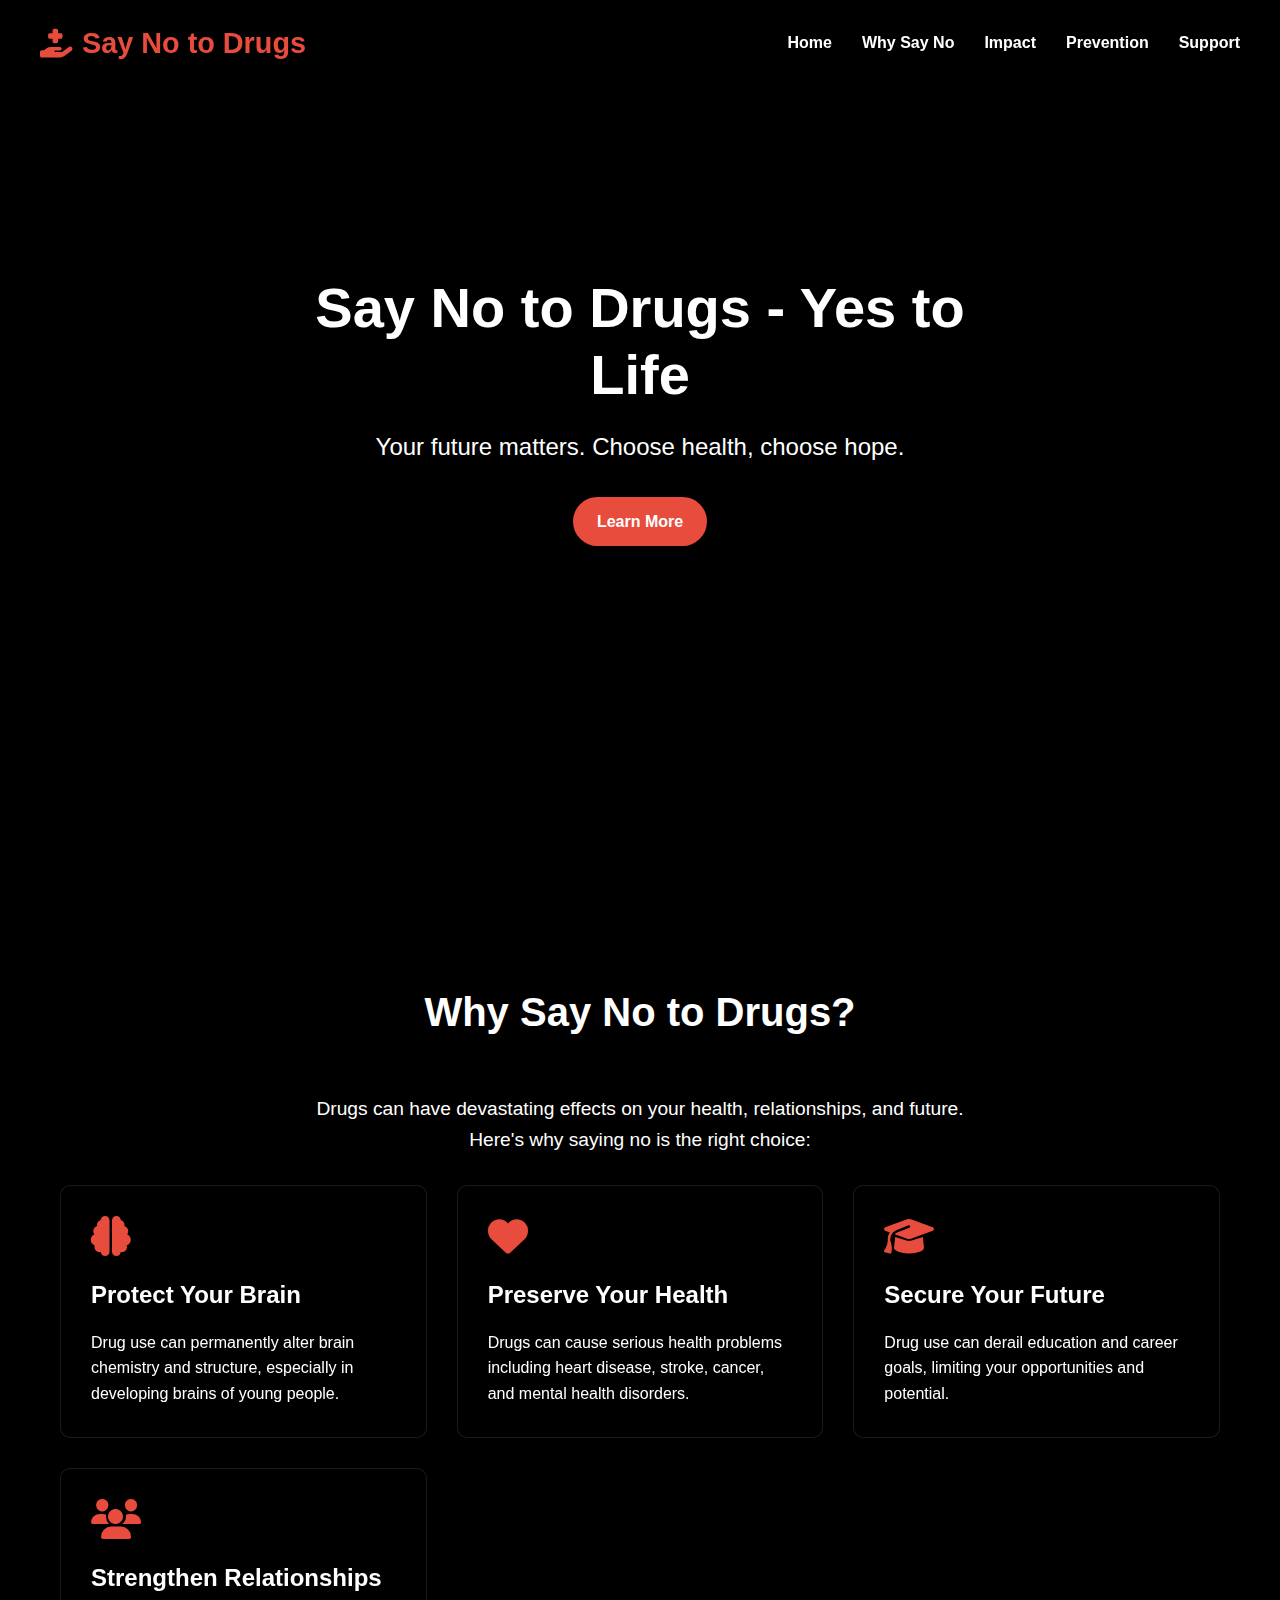
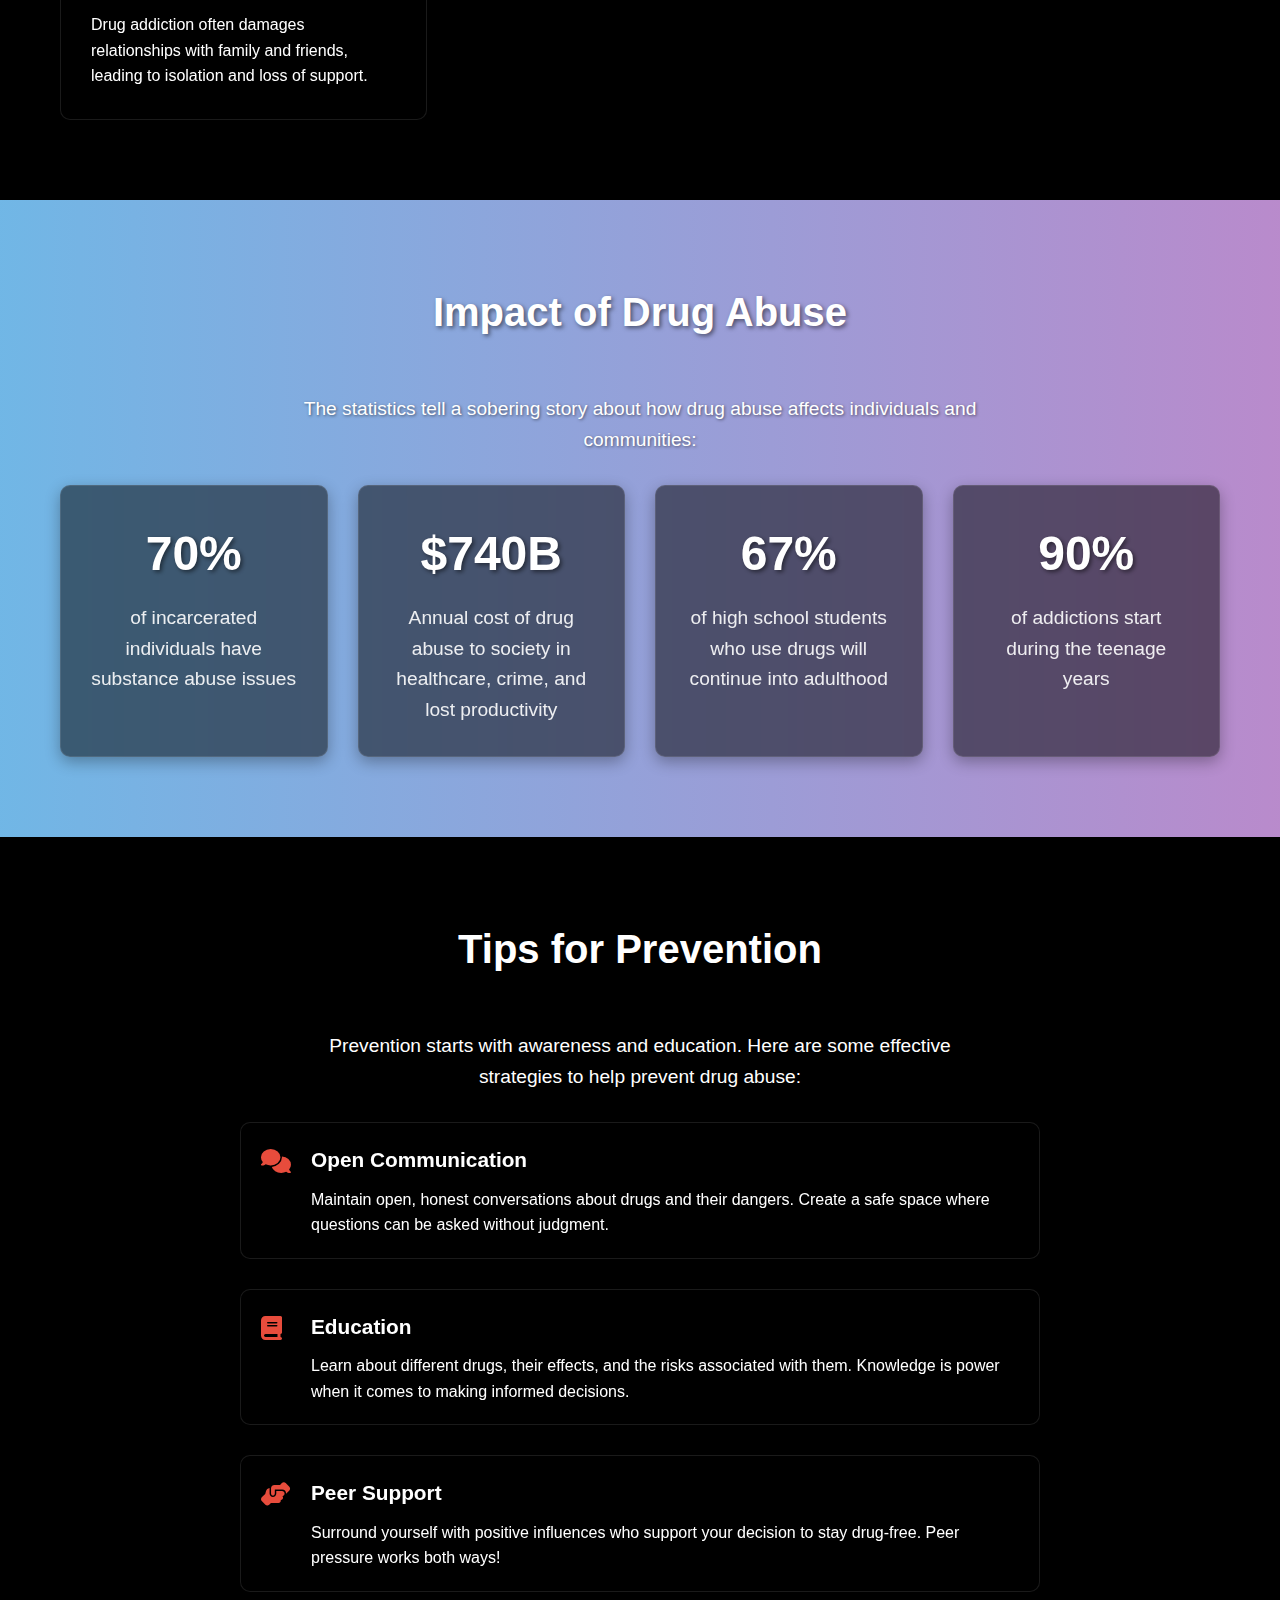
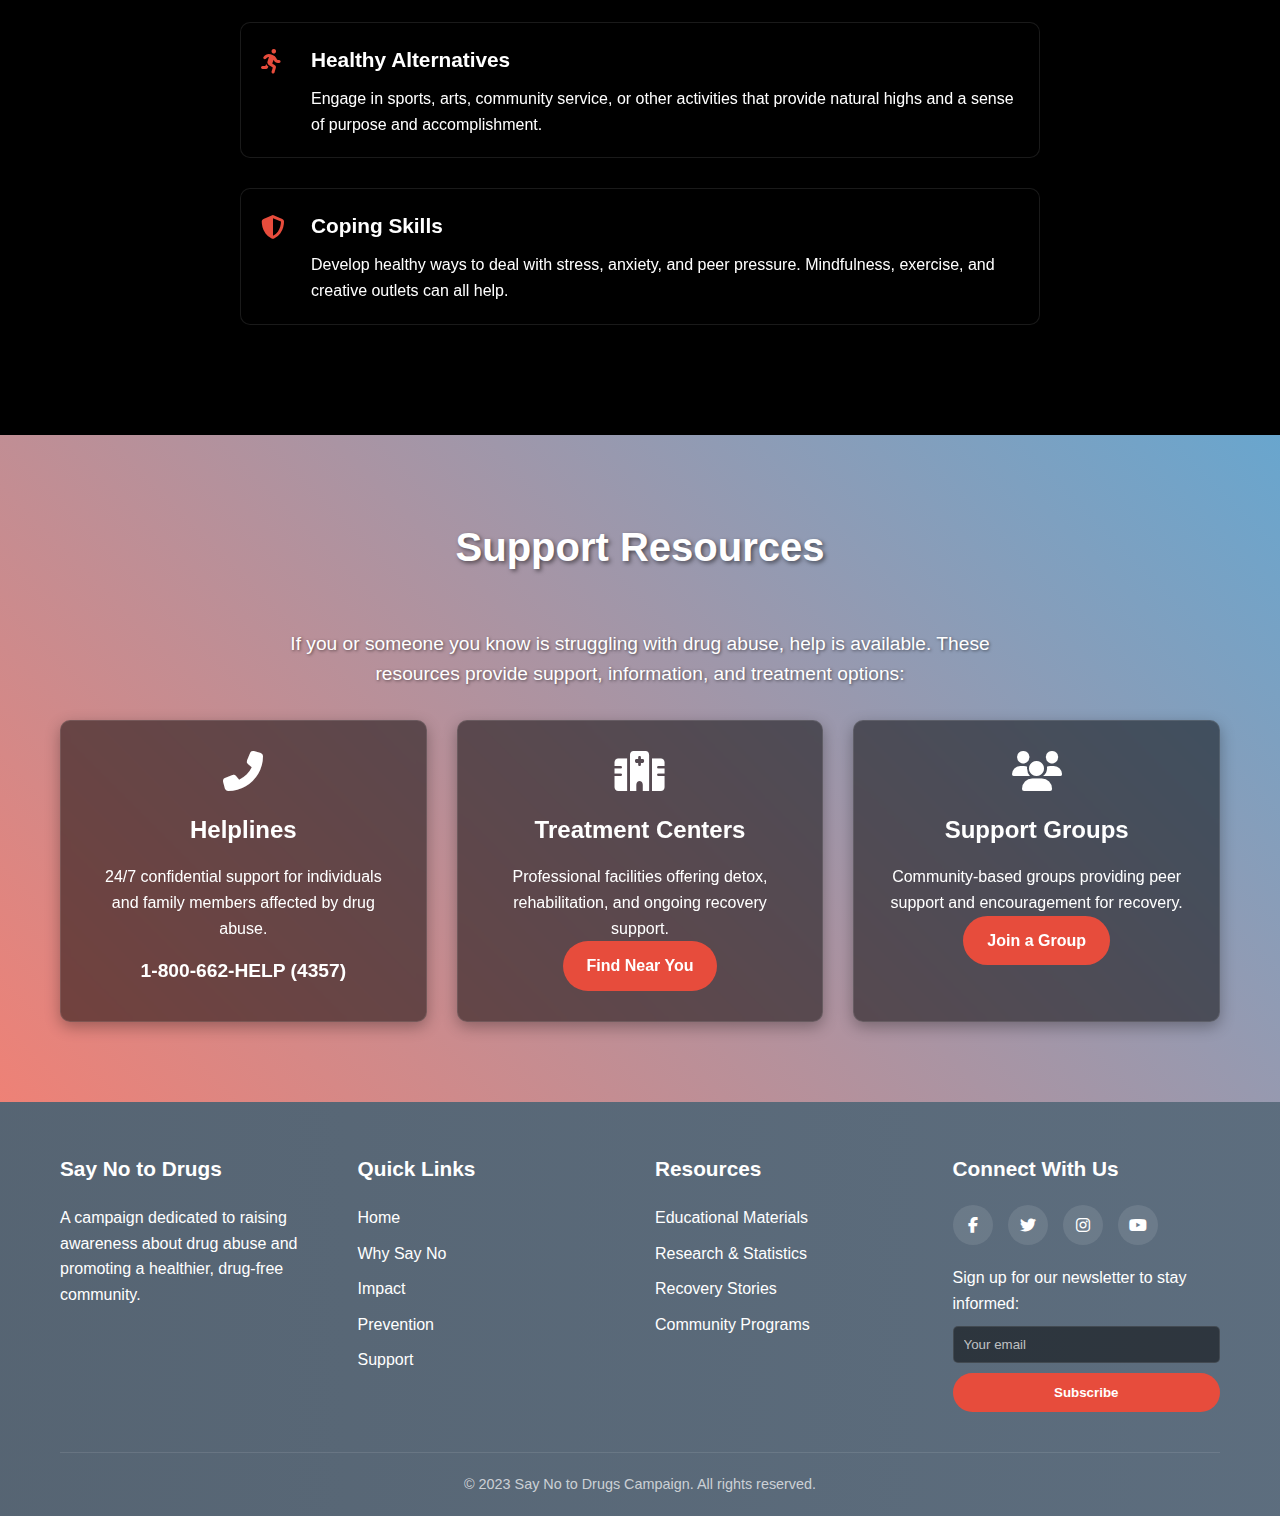
<file: index.html>
<!DOCTYPE html>
<html lang="en">

<head>
    <meta charset="UTF-8">
    <meta name="viewport" content="width=device-width, initial-scale=1.0">
    <title>Say No to Drugs Campaign</title>
    <link rel="stylesheet" href="https://cdnjs.cloudflare.com/ajax/libs/font-awesome/6.4.0/css/all.min.css">
    <style>
        /* Reset and base styles */
        * {
            margin: 0;
            padding: 0;
            box-sizing: border-box;
        }

        body {
            font-family: 'Segoe UI', Tahoma, Geneva, Verdana, sans-serif;
            line-height: 1.6;
            color: #fff;
            /* background-image: url('https://source.unsplash.com/random/1600x900/?abstract,dark'); */
            background-attachment: fixed;
            background-size: cover;
        }

        a {
            text-decoration: none;
            color: inherit;
        }

        ul {
            list-style: none;
        }

        .container {
            width: 100%;
            max-width: 1200px;
            margin: 0 auto;
            padding: 0 20px;
            position: relative;
            z-index: 2;
        }

        .btn {
            display: inline-block;
            background-color: #e74c3c;
            color: white;
            padding: 12px 24px;
            border-radius: 30px;
            font-weight: 600;
            transition: all 0.3s ease;
            border: none;
            cursor: pointer;
        }

        .btn:hover {
            background-color: #c0392b;
            transform: translateY(-2px);
        }

        section {
            padding: 80px 0;
            position: relative;
            background-size: cover;
            background-position: center;
            background-attachment: fixed;
        }

        .section-title {
            text-align: center;
            margin-bottom: 50px;
            font-size: 2.5rem;
            font-weight: 700;
            color: #ffffff;
            position: relative;
            text-shadow: 2px 2px 4px rgba(0, 0, 0, 0.5);
        }

        .section-subtitle {
            text-align: center;
            margin-bottom: 30px;
            font-size: 1.2rem;
            color: #ffffff;
            max-width: 700px;
            margin-left: auto;
            margin-right: auto;
            position: relative;
            text-shadow: 1px 1px 3px rgba(0, 0, 0, 0.5);
        }

        /* Background overlay */
        .bg-overlay {
            position: absolute;
            top: 0;
            left: 0;
            width: 100%;
            height: 100%;
            background-color: black;
            z-index: 1;
        }

        /* Header styles */
        header {
            background-color: transparent;
            position: fixed;
            width: 100%;
            top: 0;
            z-index: 1000;
            transition: background-color 0.3s ease;
        }

        header.scrolled {
            background-color: rgba(0, 0, 0, 0.8);
            box-shadow: 0 2px 10px rgba(0, 0, 0, 0.1);
        }

        .header-container {
            display: flex;
            justify-content: space-between;
            align-items: center;
            padding: 20px 0;
        }

        .logo {
            font-size: 1.8rem;
            font-weight: 700;
            color: #e74c3c;
            display: flex;
            align-items: center;
        }

        .logo i {
            margin-right: 10px;
        }

        .nav-links {
            display: flex;
        }

        .nav-links li {
            margin-left: 30px;
        }

        .nav-links a {
            font-weight: 600;
            transition: color 0.3s ease;
            color: white;
        }

        .nav-links a:hover {
            color: #e74c3c;
        }

        .mobile-menu-btn {
            display: none;
            background: none;
            border: none;
            font-size: 1.5rem;
            cursor: pointer;
            color: white;
        }

        /* Hero section */
        .hero {
            background-image: url('https://source.unsplash.com/random/1600x900/?drugs,prevention');
            height: 100vh;
            display: flex;
            align-items: center;
            text-align: center;
            color: white;
            margin-top: 0;
            padding-top: 0;
            position: relative;
        }

        .hero-content {
            max-width: 800px;
            margin: 0 auto;
            position: relative;
            z-index: 2;
        }

        .hero-title {
            font-size: 3.5rem;
            font-weight: 800;
            margin-bottom: 20px;
            line-height: 1.2;
            text-shadow: 2px 2px 4px rgba(0, 0, 0, 0.7);
        }

        .hero-subtitle {
            font-size: 1.5rem;
            margin-bottom: 30px;
            font-weight: 400;
            text-shadow: 1px 1px 3px rgba(0, 0, 0, 0.7);
        }

        /* Why Say No section */
        .why-say-no {
            background-image: url('https://source.unsplash.com/random/1600x900/?youth,health');
            position: relative;
            color: white;
        }

        .reasons-grid {
            display: grid;
            grid-template-columns: repeat(auto-fit, minmax(300px, 1fr));
            gap: 30px;
            position: relative;
            z-index: 2;
        }

        .reason-card {
            background-color: rgba(0, 0, 0, 0.5);
            backdrop-filter: blur(10px);
            border-radius: 10px;
            padding: 30px;
            box-shadow: 0 5px 15px rgba(0, 0, 0, 0.3);
            transition: transform 0.3s ease;
            border: 1px solid rgba(255, 255, 255, 0.1);
        }

        .reason-card:hover {
            transform: translateY(-10px);
            background-color: rgba(0, 0, 0, 0.6);
        }

        .reason-card i {
            font-size: 2.5rem;
            color: #e74c3c;
            margin-bottom: 20px;
        }

        .reason-card h3 {
            font-size: 1.5rem;
            margin-bottom: 15px;
            font-weight: 600;
        }

        /* Impact section */
        .impact {
            background-image: url('https://source.unsplash.com/random/1600x900/?addiction,statistics');
            color: white;
        }

        .impact .bg-overlay {
            background: linear-gradient(to right, rgba(52, 152, 219, 0.7), rgba(155, 89, 182, 0.7));
        }

        .stats-container {
            display: grid;
            grid-template-columns: repeat(auto-fit, minmax(250px, 1fr));
            gap: 30px;
            text-align: center;
            position: relative;
            z-index: 2;
        }

        .stat-item {
            background-color: rgba(0, 0, 0, 0.5);
            backdrop-filter: blur(5px);
            padding: 30px;
            border-radius: 10px;
            box-shadow: 0 5px 15px rgba(0, 0, 0, 0.3);
            border: 1px solid rgba(255, 255, 255, 0.1);
        }

        .stat-number {
            font-size: 3rem;
            font-weight: 700;
            color: #ffffff;
            margin-bottom: 10px;
            text-shadow: 2px 2px 4px rgba(0, 0, 0, 0.5);
        }

        .stat-label {
            font-size: 1.2rem;
            color: rgba(255, 255, 255, 0.9);
        }

        /* Prevention section */
        .prevention {
            background-image: url('https://source.unsplash.com/random/1600x900/?prevention,education');
            color: white;
        }

        .tips-container {
            max-width: 800px;
            margin: 0 auto;
            position: relative;
            z-index: 2;
        }

        .tip-item {
            display: flex;
            margin-bottom: 30px;
            align-items: flex-start;
            background-color: rgba(0, 0, 0, 0.5);
            backdrop-filter: blur(5px);
            border-radius: 10px;
            padding: 20px;
            border: 1px solid rgba(255, 255, 255, 0.1);
        }

        .tip-icon {
            font-size: 1.5rem;
            color: #e74c3c;
            margin-right: 20px;
            min-width: 30px;
        }

        .tip-content h3 {
            font-size: 1.3rem;
            margin-bottom: 10px;
            font-weight: 600;
        }

        /* Support section */
        .support {
            background-image: url('https://source.unsplash.com/random/1600x900/?support,help');
            color: white;
        }

        .support .bg-overlay {
            background: linear-gradient(45deg, rgba(231, 76, 60, 0.7), rgba(41, 128, 185, 0.7));
        }

        .support-options {
            display: grid;
            grid-template-columns: repeat(auto-fit, minmax(300px, 1fr));
            gap: 30px;
            position: relative;
            z-index: 2;
        }

        .support-card {
            background-color: rgba(0, 0, 0, 0.5);
            backdrop-filter: blur(5px);
            border-radius: 10px;
            padding: 30px;
            box-shadow: 0 5px 15px rgba(0, 0, 0, 0.3);
            text-align: center;
            border: 1px solid rgba(255, 255, 255, 0.1);
        }

        .support-card i {
            font-size: 2.5rem;
            color: #ffffff;
            margin-bottom: 20px;
        }

        .support-card h3 {
            font-size: 1.5rem;
            margin-bottom: 15px;
            font-weight: 600;
        }

        .support-card .contact {
            font-weight: 700;
            color: #ffffff;
            font-size: 1.2rem;
            margin-top: 15px;
        }

        /* Footer */
        footer {
            background-image: url('https://source.unsplash.com/random/1600x900/?community');
            color: white;
            padding: 50px 0 20px;
            position: relative;
        }

        footer .bg-overlay {
            background: linear-gradient(to right, rgba(44, 62, 80, 0.8), rgba(52, 73, 94, 0.8));
        }

        .footer-content {
            display: grid;
            grid-template-columns: repeat(auto-fit, minmax(250px, 1fr));
            gap: 30px;
            margin-bottom: 40px;
            position: relative;
            z-index: 2;
        }

        .footer-column h3 {
            font-size: 1.3rem;
            margin-bottom: 20px;
            font-weight: 600;
        }

        .footer-column ul li {
            margin-bottom: 10px;
        }

        .footer-column ul li a:hover {
            color: #e74c3c;
        }

        .social-links {
            display: flex;
            gap: 15px;
        }

        .social-links a {
            display: inline-block;
            width: 40px;
            height: 40px;
            background-color: rgba(255, 255, 255, 0.1);
            border-radius: 50%;
            display: flex;
            align-items: center;
            justify-content: center;
            transition: all 0.3s ease;
        }

        .social-links a:hover {
            background-color: #e74c3c;
            transform: translateY(-5px);
        }

        .copyright {
            text-align: center;
            padding-top: 20px;
            border-top: 1px solid rgba(255, 255, 255, 0.1);
            font-size: 0.9rem;
            color: rgba(255, 255, 255, 0.7);
            position: relative;
            z-index: 2;
        }

        /* Form input styling */
        input[type="email"] {
            padding: 10px;
            width: 100%;
            border-radius: 5px;
            border: none;
            margin-bottom: 10px;
            background: rgba(0, 0, 0, 0.5);
            color: white;
            border: 1px solid rgba(255, 255, 255, 0.1);
        }

        input[type="email"]::placeholder {
            color: rgba(255, 255, 255, 0.7);
        }

        /* Responsive styles */
        @media (max-width: 768px) {
            .section-title {
                font-size: 2rem;
            }

            .hero-title {
                font-size: 2.5rem;
            }

            .hero-subtitle {
                font-size: 1.2rem;
            }

            .mobile-menu-btn {
                display: block;
            }

            .nav-links {
                position: absolute;
                top: 100%;
                left: 0;
                width: 100%;
                background-color: rgba(0, 0, 0, 0.9);
                flex-direction: column;
                align-items: center;
                padding: 20px 0;
                box-shadow: 0 5px 10px rgba(0, 0, 0, 0.1);
                transform: translateY(-150%);
                transition: transform 0.3s ease;
            }

            .nav-links.active {
                transform: translateY(0);
            }

            .nav-links li {
                margin: 15px 0;
            }
        }

        @media (max-width: 576px) {
            section {
                padding: 60px 0;
            }

            .hero-title {
                font-size: 2rem;
            }

            .section-title {
                font-size: 1.8rem;
            }
        }
    </style>
</head>

<body>
    <!-- Header -->
    <header>
        <div class="container header-container">
            <a href="#" class="logo">
                <i class="fas fa-hand-holding-medical"></i>
                <span>Say No to Drugs</span>
            </a>

            <button class="mobile-menu-btn" id="mobileMenuBtn">
                <i class="fas fa-bars"></i>
            </button>

            <ul class="nav-links" id="navLinks">
                <li><a href="#home">Home</a></li>
                <li><a href="#why">Why Say No</a></li>
                <li><a href="#impact">Impact</a></li>
                <li><a href="#prevention">Prevention</a></li>
                <li><a href="#support">Support</a></li>
            </ul>
        </div>
    </header>

    <!-- Hero Section -->
    <section class="hero" id="home">
        <div class="bg-overlay"></div>
        <div class="container hero-content">
            <h1 class="hero-title">Say No to Drugs - Yes to Life</h1>
            <p class="hero-subtitle">Your future matters. Choose health, choose hope.</p>
            <a href="#why" class="btn">Learn More</a>
        </div>
    </section>

    <!-- Why Say No Section -->
    <section class="why-say-no" id="why">
        <div class="bg-overlay"></div>
        <div class="container">
            <h2 class="section-title">Why Say No to Drugs?</h2>
            <p class="section-subtitle">Drugs can have devastating effects on your health, relationships, and future.
                Here's why saying no is the right choice:</p>

            <div class="reasons-grid">
                <div class="reason-card">
                    <i class="fas fa-brain"></i>
                    <h3>Protect Your Brain</h3>
                    <p>Drug use can permanently alter brain chemistry and structure, especially in developing brains of
                        young people.</p>
                </div>

                <div class="reason-card">
                    <i class="fas fa-heart"></i>
                    <h3>Preserve Your Health</h3>
                    <p>Drugs can cause serious health problems including heart disease, stroke, cancer, and mental
                        health disorders.</p>
                </div>

                <div class="reason-card">
                    <i class="fas fa-graduation-cap"></i>
                    <h3>Secure Your Future</h3>
                    <p>Drug use can derail education and career goals, limiting your opportunities and potential.</p>
                </div>

                <div class="reason-card">
                    <i class="fas fa-users"></i>
                    <h3>Strengthen Relationships</h3>
                    <p>Drug addiction often damages relationships with family and friends, leading to isolation and loss
                        of support.</p>
                </div>
            </div>
        </div>
    </section>

    <!-- Impact Section -->
    <section class="impact" id="impact">
        <div class="bg-overlay"></div>
        <div class="container">
            <h2 class="section-title">Impact of Drug Abuse</h2>
            <p class="section-subtitle">The statistics tell a sobering story about how drug abuse affects individuals
                and communities:</p>

            <div class="stats-container">
                <div class="stat-item">
                    <div class="stat-number">70%</div>
                    <p class="stat-label">of incarcerated individuals have substance abuse issues</p>
                </div>

                <div class="stat-item">
                    <div class="stat-number">$740B</div>
                    <p class="stat-label">Annual cost of drug abuse to society in healthcare, crime, and lost
                        productivity</p>
                </div>

                <div class="stat-item">
                    <div class="stat-number">67%</div>
                    <p class="stat-label">of high school students who use drugs will continue into adulthood</p>
                </div>

                <div class="stat-item">
                    <div class="stat-number">90%</div>
                    <p class="stat-label">of addictions start during the teenage years</p>
                </div>
            </div>
        </div>
    </section>

    <!-- Prevention Section -->
    <section class="prevention" id="prevention">
        <div class="bg-overlay"></div>
        <div class="container">
            <h2 class="section-title">Tips for Prevention</h2>
            <p class="section-subtitle">Prevention starts with awareness and education. Here are some effective
                strategies to help prevent drug abuse:</p>

            <div class="tips-container">
                <div class="tip-item">
                    <div class="tip-icon">
                        <i class="fas fa-comments"></i>
                    </div>
                    <div class="tip-content">
                        <h3>Open Communication</h3>
                        <p>Maintain open, honest conversations about drugs and their dangers. Create a safe space where
                            questions can be asked without judgment.</p>
                    </div>
                </div>

                <div class="tip-item">
                    <div class="tip-icon">
                        <i class="fas fa-book"></i>
                    </div>
                    <div class="tip-content">
                        <h3>Education</h3>
                        <p>Learn about different drugs, their effects, and the risks associated with them. Knowledge is
                            power when it comes to making informed decisions.</p>
                    </div>
                </div>

                <div class="tip-item">
                    <div class="tip-icon">
                        <i class="fas fa-hands-helping"></i>
                    </div>
                    <div class="tip-content">
                        <h3>Peer Support</h3>
                        <p>Surround yourself with positive influences who support your decision to stay drug-free. Peer
                            pressure works both ways!</p>
                    </div>
                </div>

                <div class="tip-item">
                    <div class="tip-icon">
                        <i class="fas fa-running"></i>
                    </div>
                    <div class="tip-content">
                        <h3>Healthy Alternatives</h3>
                        <p>Engage in sports, arts, community service, or other activities that provide natural highs and
                            a sense of purpose and accomplishment.</p>
                    </div>
                </div>

                <div class="tip-item">
                    <div class="tip-icon">
                        <i class="fas fa-shield-alt"></i>
                    </div>
                    <div class="tip-content">
                        <h3>Coping Skills</h3>
                        <p>Develop healthy ways to deal with stress, anxiety, and peer pressure. Mindfulness, exercise,
                            and creative outlets can all help.</p>
                    </div>
                </div>
            </div>
        </div>
    </section>

    <!-- Support Section -->
    <section class="support" id="support">
        <div class="bg-overlay"></div>
        <div class="container">
            <h2 class="section-title">Support Resources</h2>
            <p class="section-subtitle">If you or someone you know is struggling with drug abuse, help is available.
                These resources provide support, information, and treatment options:</p>

            <div class="support-options">
                <div class="support-card">
                    <i class="fas fa-phone-alt"></i>
                    <h3>Helplines</h3>
                    <p>24/7 confidential support for individuals and family members affected by drug abuse.</p>
                    <div class="contact">1-800-662-HELP (4357)</div>
                </div>

                <div class="support-card">
                    <i class="fas fa-hospital"></i>
                    <h3>Treatment Centers</h3>
                    <p>Professional facilities offering detox, rehabilitation, and ongoing recovery support.</p>
                    <a href="#" class="btn">Find Near You</a>
                </div>

                <div class="support-card">
                    <i class="fas fa-users"></i>
                    <h3>Support Groups</h3>
                    <p>Community-based groups providing peer support and encouragement for recovery.</p>
                    <a href="#" class="btn">Join a Group</a>
                </div>
            </div>
        </div>
    </section>

    <!-- Footer -->
    <footer>
        <div class="bg-overlay"></div>
        <div class="container">
            <div class="footer-content">
                <div class="footer-column">
                    <h3>Say No to Drugs</h3>
                    <p>A campaign dedicated to raising awareness about drug abuse and promoting a healthier, drug-free
                        community.</p>
                </div>

                <div class="footer-column">
                    <h3>Quick Links</h3>
                    <ul>
                        <li><a href="#home">Home</a></li>
                        <li><a href="#why">Why Say No</a></li>
                        <li><a href="#impact">Impact</a></li>
                        <li><a href="#prevention">Prevention</a></li>
                        <li><a href="#support">Support</a></li>
                    </ul>
                </div>

                <div class="footer-column">
                    <h3>Resources</h3>
                    <ul>
                        <li><a href="#">Educational Materials</a></li>
                        <li><a href="#">Research & Statistics</a></li>
                        <li><a href="#">Recovery Stories</a></li>
                        <li><a href="#">Community Programs</a></li>
                    </ul>
                </div>

                <div class="footer-column">
                    <h3>Connect With Us</h3>
                    <div class="social-links">
                        <a href="#"><i class="fab fa-facebook-f"></i></a>
                        <a href="#"><i class="fab fa-twitter"></i></a>
                        <a href="#"><i class="fab fa-instagram"></i></a>
                        <a href="#"><i class="fab fa-youtube"></i></a>
                    </div>
                    <p style="margin-top: 20px;">Sign up for our newsletter to stay informed:</p>
                    <form style="margin-top: 10px;">
                        <input type="email" placeholder="Your email">
                        <button type="submit" class="btn" style="width: 100%;">Subscribe</button>
                    </form>
                </div>
            </div>

            <div class="copyright">
                <p>&copy; 2023 Say No to Drugs Campaign. All rights reserved.</p>
            </div>
        </div>
    </footer>

    <script>
        // Mobile menu toggle
        const mobileMenuBtn = document.getElementById('mobileMenuBtn');
        const navLinks = document.getElementById('navLinks');

        mobileMenuBtn.addEventListener('click', () => {
            navLinks.classList.toggle('active');
        });

        // Smooth scrolling for anchor links
        document.querySelectorAll('a[href^="#"]').forEach(anchor => {
            anchor.addEventListener('click', function (e) {
                e.preventDefault();

                const targetId = this.getAttribute('href');
                const targetElement = document.querySelector(targetId);

                if (targetElement) {
                    // Close mobile menu if open
                    navLinks.classList.remove('active');

                    // Calculate header height for offset
                    const headerHeight = document.querySelector('header').offsetHeight;

                    // Scroll to target with offset
                    window.scrollTo({
                        top: targetElement.offsetTop - headerHeight,
                        behavior: 'smooth'
                    });
                }
            });
        });

        // Animate stats when in viewport
        const statNumbers = document.querySelectorAll('.stat-number');
        let animated = false;

        function animateStats() {
            if (animated) return;

            const impactSection = document.querySelector('.impact');
            const position = impactSection.getBoundingClientRect();

            // If impact section is in viewport
            if (position.top < window.innerHeight && position.bottom >= 0) {
                statNumbers.forEach(stat => {
                    const target = parseInt(stat.textContent.replace(/[^\d]/g, ''));
                    let count = 0;
                    const duration = 2000; // 2 seconds
                    const interval = Math.floor(duration / target);

                    const counter = setInterval(() => {
                        count += 1;

                        if (count >= target) {
                            clearInterval(counter);
                            stat.textContent = stat.textContent; // Set final text with any symbols
                        } else {
                            // Keep any non-numeric characters
                            const format = stat.textContent.replace(/[\d]/g, '');
                            stat.textContent = count + format;
                        }
                    }, interval);
                });

                animated = true;
            }
        }

        // Check if stats are in viewport on scroll
        window.addEventListener('scroll', animateStats);
        // Also check on page load
        window.addEventListener('load', animateStats);

        // Change header background on scroll
        window.addEventListener('scroll', function () {
            const header = document.querySelector('header');
            if (window.scrollY > 50) {
                header.classList.add('scrolled');
            } else {
                header.classList.remove('scrolled');
            }
        });
    </script>
</body>

</html>
</file>
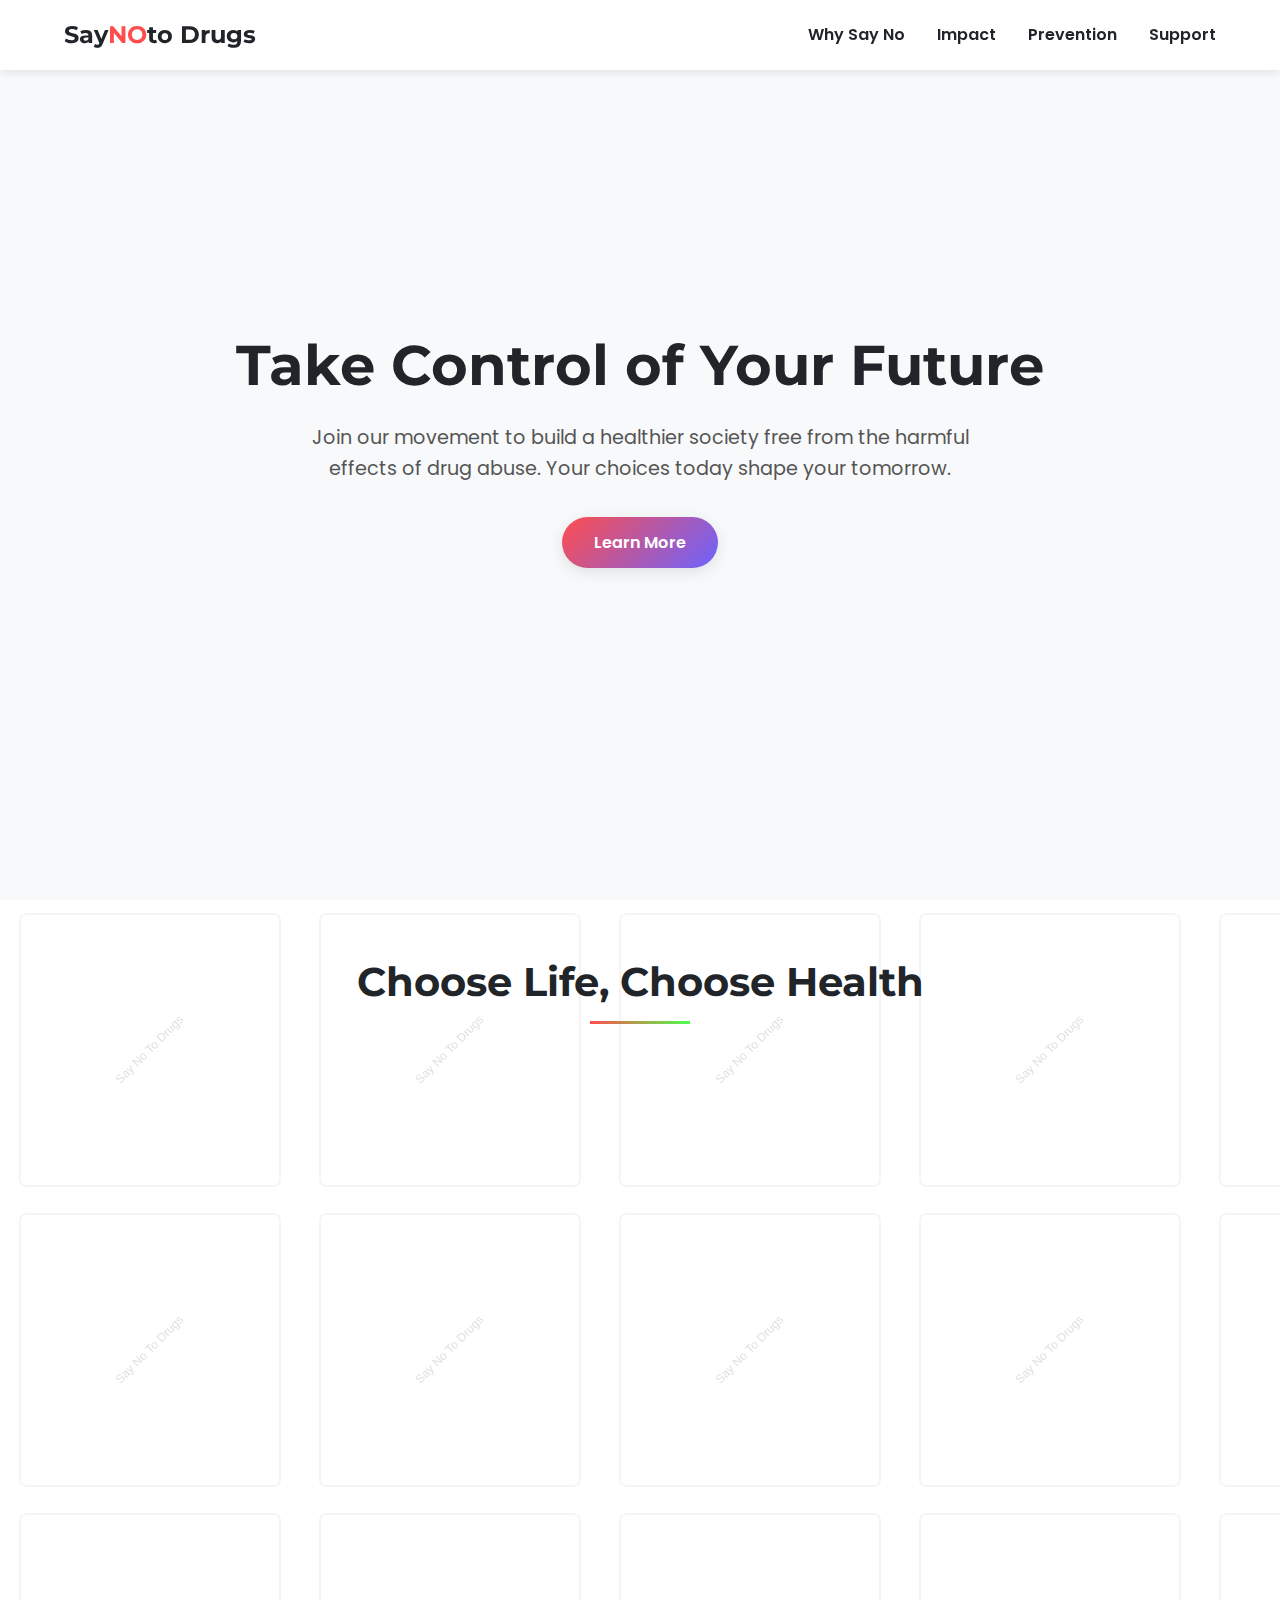
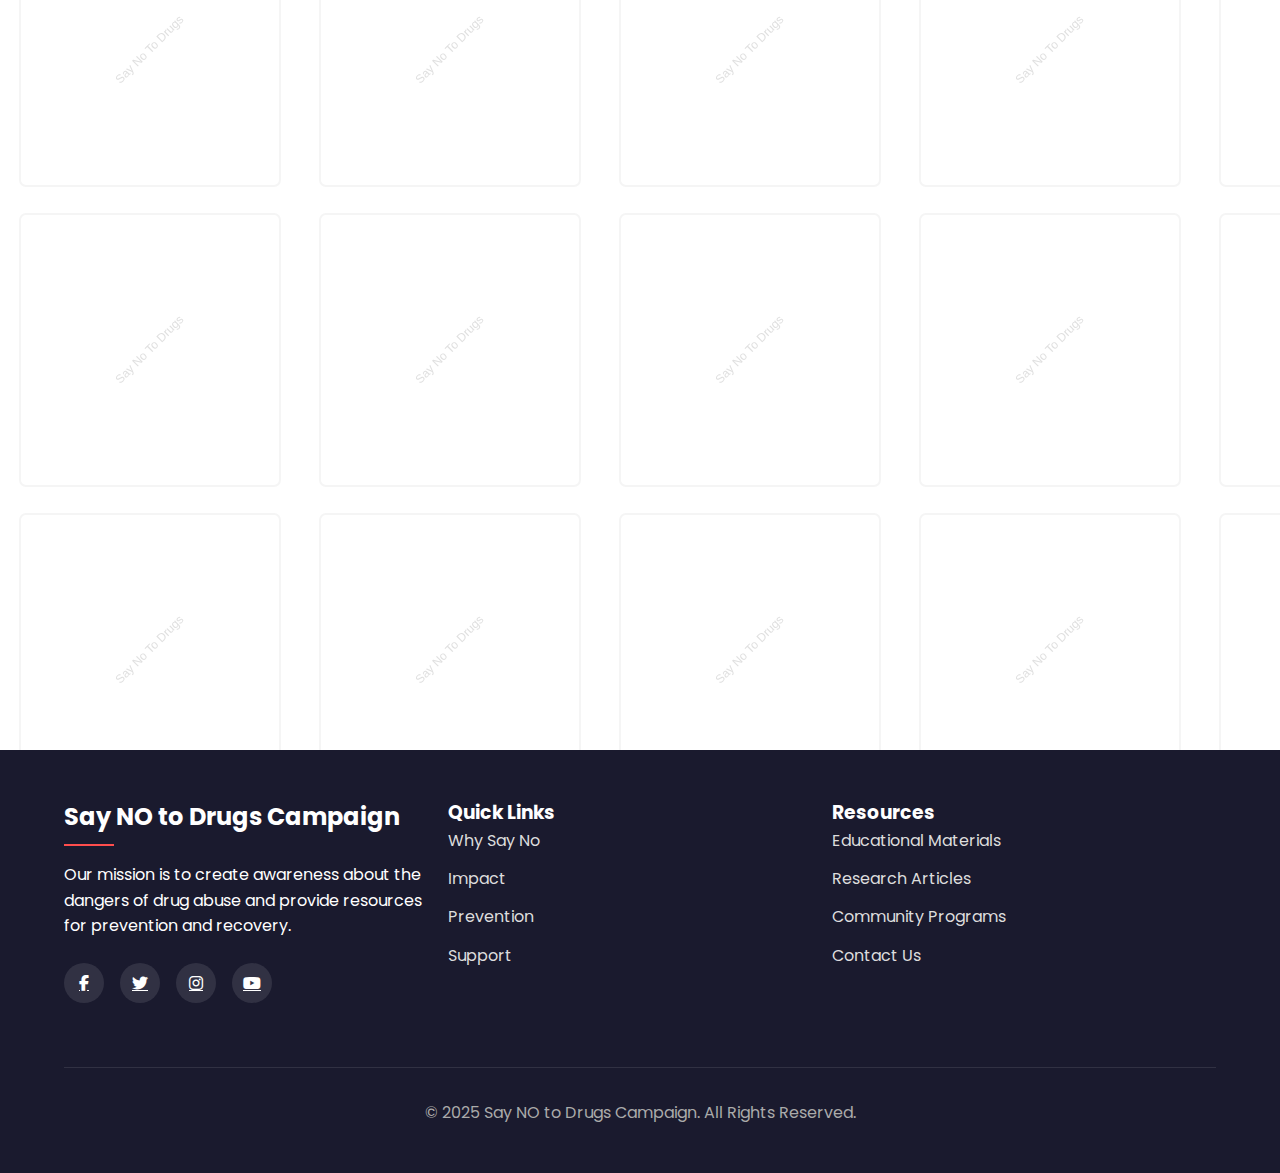
<file: index2.html>
<!DOCTYPE html>
<html lang="en">

<head>
    <meta charset="UTF-8">
    <meta name="viewport" content="width=device-width, initial-scale=1.0">
    <title>Say No to Drugs Campaign</title>
    <link rel="preconnect" href="https://fonts.googleapis.com">
    <link rel="preconnect" href="https://fonts.gstatic.com" crossorigin>
    <link
        href="https://fonts.googleapis.com/css2?family=Montserrat:wght@400;600;700&family=Poppins:wght@300;400;700&display=swap"
        rel="stylesheet">
    <link rel="stylesheet" href="https://cdnjs.cloudflare.com/ajax/libs/font-awesome/6.3.0/css/all.min.css">
    <style>
        :root {
            --primary-red: #ff4d4d;
            --primary-green: #4dff4d;
            --dark-blue: #1a1a2e;
            --purple: #6c63ff;
            --light-color: #f8f9fa;
            --dark-color: #212529;
        }

        * {
            margin: 0;
            padding: 0;
            box-sizing: border-box;
        }

        html {
            scroll-behavior: smooth;
        }

        body {
            font-family: 'Poppins', sans-serif;
            line-height: 1.6;
            color: var(--dark-color);
            background-color: #ffffff;
            background-image: url("data:image/svg+xml,%3Csvg width='300' height='300' viewBox='0 0 300 300' xmlns='http://www.w3.org/2000/svg'%3E%3Cg fill='none' fill-rule='evenodd'%3E%3Cpath d='M20 20c0-3.3 2.7-6 6-6h248c3.3 0 6 2.7 6 6v260c0 3.3-2.7 6-6 6H26c-3.3 0-6-2.7-6-6V20z' stroke='%23F5F5F5' stroke-width='2'/%3E%3Ctext x='50%' y='50%' font-family='Arial' font-size='12' fill='%23e0e0e0' text-anchor='middle' dominant-baseline='middle' transform='rotate(-45 150 150)'%3ESay No To Drugs%3C/text%3E%3C/g%3E%3C/svg%3E");
        }

        /* Navigation */
        header {
            position: fixed;
            top: 0;
            width: 100%;
            z-index: 1000;
            transition: all 0.3s ease;
            background-color: rgba(255, 255, 255, 0.95);
            box-shadow: 0 2px 10px rgba(0, 0, 0, 0.1);
        }

        .nav-container {
            display: flex;
            justify-content: space-between;
            align-items: center;
            padding: 1rem 5%;
            max-width: 1400px;
            margin: 0 auto;
        }

        .logo {
            display: flex;
            align-items: center;
            font-family: 'Montserrat', sans-serif;
            font-weight: 700;
            color: var(--dark-color);
            text-decoration: none;
            font-size: 1.5rem;
        }

        .logo span {
            color: var(--primary-red);
        }

        .nav-links {
            display: flex;
            list-style: none;
        }

        .nav-links li {
            margin-left: 2rem;
        }

        .nav-links a {
            text-decoration: none;
            color: var(--dark-color);
            font-weight: 600;
            transition: color 0.3s ease;
            position: relative;
        }

        .nav-links a:after {
            content: '';
            position: absolute;
            width: 0;
            height: 2px;
            bottom: -5px;
            left: 0;
            background-color: var(--primary-red);
            transition: width 0.3s ease;
        }

        .nav-links a:hover:after {
            width: 100%;
        }

        .nav-links a:hover {
            color: var(--primary-red);
        }

        .hamburger {
            display: none;
            cursor: pointer;
        }

        /* Hero Section */
        .hero {
            min-height: 100vh;
            display: flex;
            align-items: center;
            justify-content: center;
            padding: 100px 5%;
            position: relative;
            overflow: hidden;
            background-color: var(--light-color);
        }

        .hero-content {
            max-width: 1200px;
            margin: 0 auto;
            text-align: center;
            position: relative;
            z-index: 2;
        }

        .hero h1 {
            font-family: 'Montserrat', sans-serif;
            font-size: 3.5rem;
            margin-bottom: 1.5rem;
            line-height: 1.2;
            color: var(--dark-color);
            animation: fadeInUp 1s ease;
        }

        .hero p {
            font-size: 1.2rem;
            max-width: 700px;
            margin: 0 auto 2rem;
            color: #555;
            animation: fadeInUp 1.2s ease;
        }

        .hero-btn {
            display: inline-block;
            background: linear-gradient(135deg, var(--primary-red), var(--purple));
            color: white;
            padding: 0.8rem 2rem;
            border-radius: 30px;
            text-decoration: none;
            font-weight: 600;
            transition: transform 0.3s ease, box-shadow 0.3s ease;
            box-shadow: 0 4px 15px rgba(0, 0, 0, 0.1);
            animation: fadeInUp 1.4s ease;
        }

        .hero-btn:hover {
            transform: translateY(-3px);
            box-shadow: 0 8px 20px rgba(0, 0, 0, 0.15);
        }

        /* Main Content - Card Layout */
        .main-content {
            padding: 50px 5%;
            max-width: 1400px;
            margin: 0 auto;
        }

        .section-title {
            text-align: center;
            font-size: 2.5rem;
            margin-bottom: 3rem;
            font-family: 'Montserrat', sans-serif;
            position: relative;
        }

        .section-title:after {
            content: '';
            position: absolute;
            width: 100px;
            height: 3px;
            background: linear-gradient(90deg, var(--primary-red), var(--primary-green));
            bottom: -10px;
            left: 50%;
            transform: translateX(-50%);
        }

        .card-container {
            display: grid;
            grid-template-columns: repeat(auto-fit, minmax(300px, 1fr));
            gap: 2rem;
            margin-bottom: 4rem;
        }

        .card {
            border-radius: 10px;
            overflow: hidden;
            box-shadow: 0 10px 30px rgba(0, 0, 0, 0.1);
            transition: transform 0.3s ease, box-shadow 0.3s ease;
            height: 100%;
            display: flex;
            flex-direction: column;
        }

        .card:hover {
            transform: translateY(-10px);
            box-shadow: 0 15px 40px rgba(0, 0, 0, 0.15);
        }

        .card-header {
            padding: 1.5rem;
            color: white;
            font-weight: 600;
            font-size: 1.3rem;
            text-align: center;
        }

        .why-no {
            background: linear-gradient(90deg, var(--primary-red), var(--primary-green));
        }

        .impact {
            background: linear-gradient(135deg, var(--primary-red), #ff7b7b);
        }

        .prevention {
            background: linear-gradient(135deg, #2ecc71, var(--primary-green));
        }

        .support {
            background: linear-gradient(135deg, #3498db, var(--purple));
        }

        .card-body {
            padding: 1.5rem;
            background-color: white;
            flex-grow: 1;
        }

        .card-body ul {
            padding-left: 1.5rem;
        }

        .card-body li {
            margin-bottom: 0.8rem;
        }

        .card-body .icon {
            display: flex;
            align-items: center;
            margin-bottom: 1rem;
        }

        .card-body .icon i {
            margin-right: 10px;
            font-size: 1.5rem;
            color: var(--primary-red);
        }

        .card-body .stat {
            font-size: 2.5rem;
            font-weight: 700;
            margin-bottom: 0.5rem;
            color: var(--dark-blue);
        }

        .helpline {
            display: flex;
            align-items: center;
            margin-bottom: 1rem;
            padding: 1rem;
            background-color: #f8f9fa;
            border-radius: 5px;
            transition: transform 0.3s ease;
        }

        .helpline:hover {
            transform: translateX(10px);
            background-color: #f1f1f1;
        }

        .helpline i {
            margin-right: 15px;
            font-size: 1.5rem;
            color: var(--purple);
        }

        /* Footer */
        footer {
            background-color: var(--dark-blue);
            color: white;
            padding: 3rem 5%;
        }

        .footer-content {
            max-width: 1400px;
            margin: 0 auto;
            display: flex;
            flex-wrap: wrap;
            justify-content: space-between;
        }

        .footer-info {
            flex: 1;
            min-width: 300px;
            margin-bottom: 2rem;
        }

        .footer-info h3 {
            font-size: 1.5rem;
            margin-bottom: 1rem;
            position: relative;
            padding-bottom: 10px;
        }

        .footer-info h3:after {
            content: '';
            position: absolute;
            bottom: 0;
            left: 0;
            width: 50px;
            height: 2px;
            background-color: var(--primary-red);
        }

        .social-links {
            display: flex;
            margin-top: 1.5rem;
        }

        .social-links a {
            display: flex;
            align-items: center;
            justify-content: center;
            width: 40px;
            height: 40px;
            border-radius: 50%;
            background-color: rgba(255, 255, 255, 0.1);
            color: white;
            margin-right: 1rem;
            transition: all 0.3s ease;
        }

        .social-links a:hover {
            background-color: var(--primary-red);
            transform: translateY(-5px);
        }

        .footer-links {
            flex: 1;
            min-width: 200px;
            margin-bottom: 2rem;
        }

        .footer-links ul {
            list-style: none;
        }

        .footer-links li {
            margin-bottom: 0.8rem;
        }

        .footer-links a {
            color: #ddd;
            text-decoration: none;
            transition: color 0.3s ease;
        }

        .footer-links a:hover {
            color: var(--primary-red);
        }

        .copyright {
            text-align: center;
            padding-top: 2rem;
            margin-top: 2rem;
            border-top: 1px solid rgba(255, 255, 255, 0.1);
            color: #aaa;
            width: 100%;
        }

        /* Animations */
        @keyframes fadeInUp {
            from {
                opacity: 0;
                transform: translateY(20px);
            }

            to {
                opacity: 1;
                transform: translateY(0);
            }
        }

        /* Responsive Design */
        @media screen and (max-width: 768px) {
            .nav-links {
                position: fixed;
                top: 70px;
                left: -100%;
                width: 100%;
                height: calc(100vh - 70px);
                background-color: white;
                flex-direction: column;
                align-items: center;
                justify-content: center;
                transition: left 0.3s ease;
            }

            .nav-links.active {
                left: 0;
            }

            .nav-links li {
                margin: 1.5rem 0;
            }

            .hamburger {
                display: block;
            }

            .hero h1 {
                font-size: 2.5rem;
            }

            .footer-content {
                flex-direction: column;
            }
        }
    </style>
</head>

<body>
    <header>
        <div class="nav-container">
            <a href="#" class="logo">Say <span>NO</span> to Drugs</a>
            <ul class="nav-links">
                <li><a href="#why">Why Say No</a></li>
                <li><a href="#impact">Impact</a></li>
                <li><a href="#prevention">Prevention</a></li>
                <li><a href="#support">Support</a></li>
            </ul>
            <div class="hamburger" id="hamburger">
                <i class="fas fa-bars"></i>
            </div>
        </div>
    </header>

    <section class="hero">
        <div class="hero-content">
            <h1>Take Control of Your Future</h1>
            <p>Join our movement to build a healthier society free from the harmful effects of drug abuse. Your choices
                today shape your tomorrow.</p>
            <a href="#why" class="hero-btn">Learn More</a>
        </div>
    </section>

    <div class="main-content">
        <h2 class="section-title">Choose Life, Choose Health</h2>

        <div class="card-container">
            <div class="card" id="why">
                <div class="card-header why-no">Why Say No to Drugs?</div>
                <div class="card-body">
                    <ul>
                        <li>Drugs alter brain function and can lead to addiction, affecting decision-making abilities.
                        </li>
                        <li>They can cause severe physical health problems including heart disease, stroke, and cancer.
                        </li>
                        <li>Drug abuse often leads to mental health issues like depression, anxiety, and psychosis.</li>
                        <li>Maintaining sobriety allows you to fully experience and appreciate life's meaningful
                            moments.</li>
                        <li>Saying no preserves your freedom to make clear, intentional choices about your future.</li>
                    </ul>
                </div>
            </div>

            <div class="card" id="impact">
                <div class="card-header impact">Impact of Drug Abuse</div>
                <div class="card-body">
                    <div class="stat">70%</div>
                    <p>Of incarcerated individuals had substance abuse issues prior to imprisonment</p>

                    <div class="icon">
                        <i class="fas fa-heartbeat"></i>
                        <p>Higher risk of cardiovascular problems</p>
                    </div>

                    <div class="icon">
                        <i class="fas fa-brain"></i>
                        <p>Permanent changes to brain chemistry</p>
                    </div>

                    <div class="icon">
                        <i class="fas fa-users"></i>
                        <p>Damaged relationships with family and friends</p>
                    </div>

                    <div class="icon">
                        <i class="fas fa-money-bill-wave"></i>
                        <p>Financial instability and economic burden</p>
                    </div>
                </div>
            </div>

            <div class="card" id="prevention">
                <div class="card-header prevention">Tips for Prevention</div>
                <div class="card-body">
                    <ul>
                        <li><strong>Educate yourself</strong> about the true effects of drugs on your body and mind.
                        </li>
                        <li><strong>Build strong connections</strong> with positive influences in your community.</li>
                        <li><strong>Develop healthy coping mechanisms</strong> for stress and emotional challenges.</li>
                        <li><strong>Engage in regular physical activity</strong> to naturally boost your mood.</li>
                        <li><strong>Practice saying "no"</strong> confidently when offered drugs.</li>
                        <li><strong>Seek help early</strong> if you're struggling with temptation or experimentation.
                        </li>
                    </ul>
                </div>
            </div>

            <div class="card" id="support">
                <div class="card-header support">Support & Helplines</div>
                <div class="card-body">
                    <div class="helpline">
                        <i class="fas fa-phone"></i>
                        <div>
                            <h4>National Helpline</h4>
                            <p>1-800-662-HELP (4357)</p>
                        </div>
                    </div>

                    <div class="helpline">
                        <i class="fas fa-comments"></i>
                        <div>
                            <h4>Crisis Text Line</h4>
                            <p>Text HOME to 741741</p>
                        </div>
                    </div>

                    <div class="helpline">
                        <i class="fas fa-users"></i>
                        <div>
                            <h4>Support Groups</h4>
                            <p>Find local NA/AA meetings</p>
                        </div>
                    </div>

                    <div class="helpline">
                        <i class="fas fa-hand-holding-medical"></i>
                        <div>
                            <h4>Treatment Locator</h4>
                            <p>findtreatment.samhsa.gov</p>
                        </div>
                    </div>
                </div>
            </div>
        </div>
    </div>

    <footer>
        <div class="footer-content">
            <div class="footer-info">
                <h3>Say NO to Drugs Campaign</h3>
                <p>Our mission is to create awareness about the dangers of drug abuse and provide resources for
                    prevention and recovery.</p>
                <div class="social-links">
                    <a href="#"><i class="fab fa-facebook-f"></i></a>
                    <a href="#"><i class="fab fa-twitter"></i></a>
                    <a href="#"><i class="fab fa-instagram"></i></a>
                    <a href="#"><i class="fab fa-youtube"></i></a>
                </div>
            </div>

            <div class="footer-links">
                <h3>Quick Links</h3>
                <ul>
                    <li><a href="#why">Why Say No</a></li>
                    <li><a href="#impact">Impact</a></li>
                    <li><a href="#prevention">Prevention</a></li>
                    <li><a href="#support">Support</a></li>
                </ul>
            </div>

            <div class="footer-links">
                <h3>Resources</h3>
                <ul>
                    <li><a href="#">Educational Materials</a></li>
                    <li><a href="#">Research Articles</a></li>
                    <li><a href="#">Community Programs</a></li>
                    <li><a href="#">Contact Us</a></li>
                </ul>
            </div>

            <div class="copyright">
                <p>&copy; 2025 Say NO to Drugs Campaign. All Rights Reserved.</p>
            </div>
        </div>
    </footer>

    <script>
        // Mobile menu toggle
        const hamburger = document.getElementById('hamburger');
        const navLinks = document.querySelector('.nav-links');

        hamburger.addEventListener('click', () => {
            navLinks.classList.toggle('active');
            hamburger.innerHTML = navLinks.classList.contains('active') ?
                '<i class="fas fa-times"></i>' : '<i class="fas fa-bars"></i>';
        });

        // Smooth scroll for navigation links
        document.querySelectorAll('a[href^="#"]').forEach(anchor => {
            anchor.addEventListener('click', function (e) {
                e.preventDefault();

                const targetId = this.getAttribute('href');
                const targetElement = document.querySelector(targetId);

                if (targetElement) {
                    // Close mobile menu if open
                    if (navLinks.classList.contains('active')) {
                        navLinks.classList.remove('active');
                        hamburger.innerHTML = '<i class="fas fa-bars"></i>';
                    }

                    // Calculate scroll position with offset for header
                    const headerHeight = document.querySelector('header').offsetHeight;
                    const targetPosition = targetElement.getBoundingClientRect().top + window.pageYOffset - headerHeight;

                    window.scrollTo({
                        top: targetPosition,
                        behavior: 'smooth'
                    });
                }
            });
        });

        // Scroll animation for cards
        const observerOptions = {
            threshold: 0.1
        };

        const observer = new IntersectionObserver((entries) => {
            entries.forEach(entry => {
                if (entry.isIntersecting) {
                    entry.target.style.opacity = '1';
                    entry.target.style.transform = 'translateY(0)';
                }
            });
        }, observerOptions);

        // Apply initial styles and observe cards
        document.querySelectorAll('.card').forEach(card => {
            card.style.opacity = '0';
            card.style.transform = 'translateY(20px)';
            card.style.transition = 'opacity 0.5s ease, transform 0.5s ease';
            observer.observe(card);
        });

        // Header scroll effect
        window.addEventListener('scroll', () => {
            const header = document.querySelector('header');

            if (window.scrollY > 50) {
                header.style.padding = '0.5rem 0';
                header.style.boxShadow = '0 2px 10px rgba(0, 0, 0, 0.1)';
            } else {
                header.style.padding = '1rem 0';
                header.style.boxShadow = 'none';
            }
        });
    </script>
</body>

</html>
</file>
